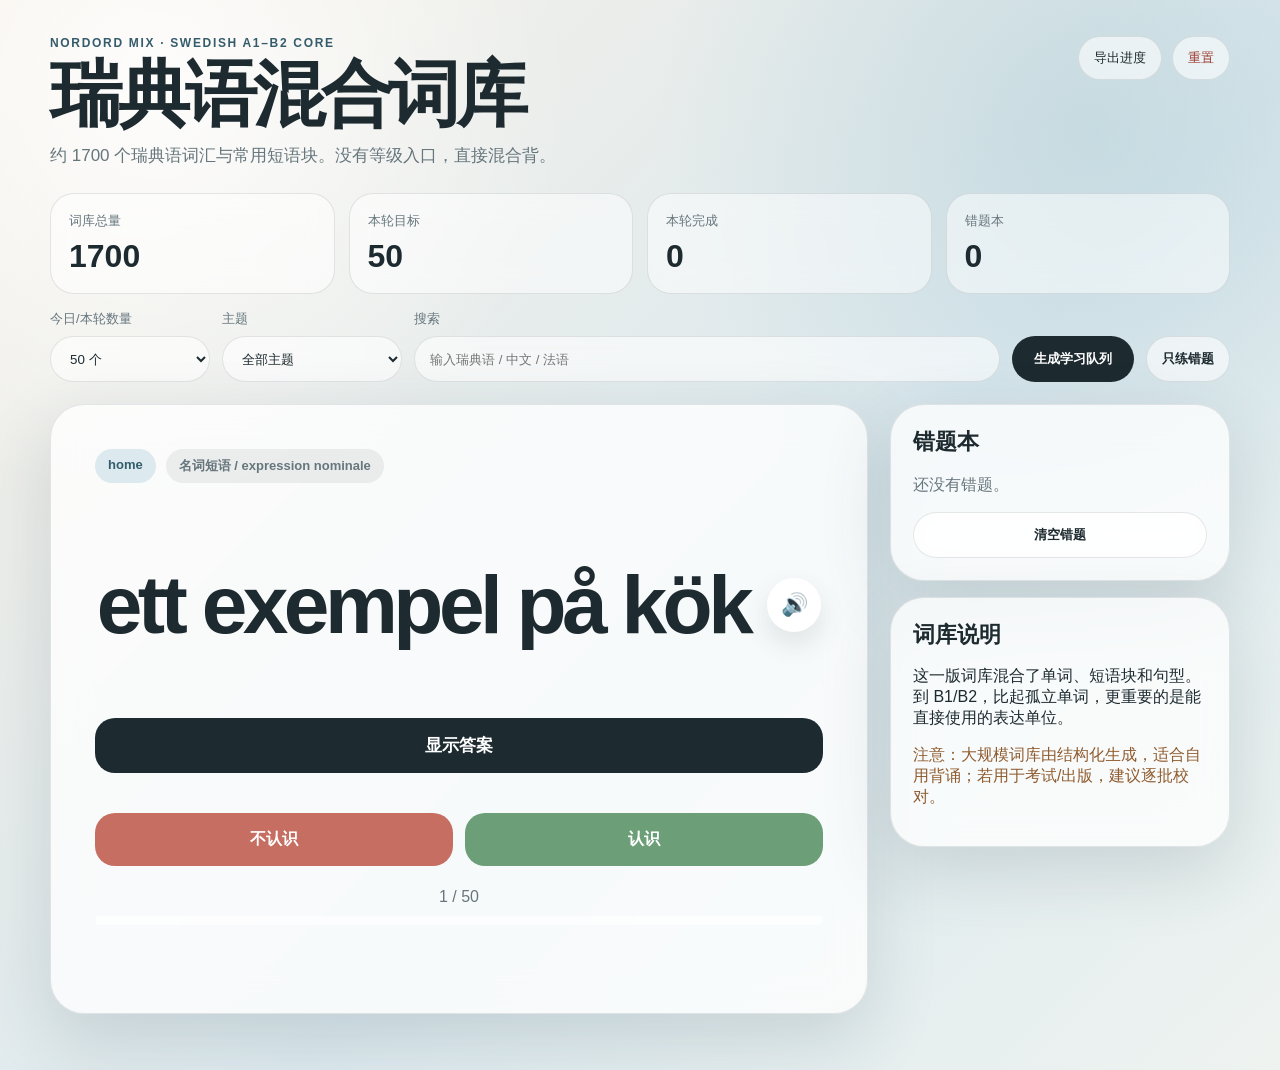
<file: index.html>
<!DOCTYPE html>
<html lang="zh-CN">
<head>
  <meta charset="UTF-8" />
  <meta name="viewport" content="width=device-width, initial-scale=1.0" />
  <title>NordOrd Mix 瑞典语混合词库</title>
  <link rel="stylesheet" href="style.css" />
</head>
<body>
  <main class="app">
    <header class="hero">
      <div>
        <p class="kicker">NordOrd Mix · Swedish A1–B2 Core</p>
        <h1>瑞典语混合词库</h1>
        <p class="subtitle">约 1700 个瑞典语词汇与常用短语块。没有等级入口，直接混合背。</p>
      </div>
      <div class="hero-actions">
        <button id="export-btn" class="soft-btn">导出进度</button>
        <button id="reset-btn" class="soft-btn danger-text">重置</button>
      </div>
    </header>

    <section class="dashboard">
      <article>
        <span>词库总量</span>
        <strong id="total-count">0</strong>
      </article>
      <article>
        <span>本轮目标</span>
        <strong id="session-goal-count">50</strong>
      </article>
      <article>
        <span>本轮完成</span>
        <strong id="done-count">0</strong>
      </article>
      <article>
        <span>错题本</span>
        <strong id="wrong-count">0</strong>
      </article>
    </section>

    <section class="controls">
      <label>
        今日/本轮数量
        <select id="goal-select">
          <option value="20">20 个</option>
          <option value="50" selected>50 个</option>
          <option value="100">100 个</option>
          <option value="200">200 个</option>
          <option value="all">全部</option>
        </select>
      </label>

      <label>
        主题
        <select id="theme-select">
          <option value="all">全部主题</option>
        </select>
      </label>

      <label class="search-label">
        搜索
        <input id="search-input" type="search" placeholder="输入瑞典语 / 中文 / 法语" />
      </label>

      <button id="start-btn" class="main-btn">生成学习队列</button>
      <button id="wrong-practice-btn" class="secondary-btn">只练错题</button>
    </section>

    <section class="layout">
      <article class="card">
        <div class="card-meta">
          <span id="theme-badge" class="badge">theme</span>
          <span id="type-badge" class="badge muted">type</span>
        </div>

        <div class="word-zone">
          <h2 id="word">加载中...</h2>
          <button id="speak-btn" class="sound-btn" title="播放发音">🔊</button>
        </div>

        <button id="show-btn" class="reveal-btn">显示答案</button>

        <div id="answer" class="answer hidden">
          <div class="meaning">
            <p><span>中文</span><strong id="zh"></strong></p>
            <p><span>Français</span><strong id="fr"></strong></p>
          </div>

          <div id="note-box" class="note-box hidden"></div>

          <div id="example-box" class="example-box hidden">
            <p id="ex-sv" class="ex-sv"></p>
            <p id="ex-zh"></p>
            <p id="ex-fr"></p>
          </div>
        </div>

        <div class="buttons">
          <button id="unknown-btn" class="unknown">不认识</button>
          <button id="known-btn" class="known">认识</button>
        </div>

        <div class="progress-row">
          <span id="progress-text">0 / 0</span>
          <div class="bar"><div id="bar-fill"></div></div>
        </div>
      </article>

      <aside class="side-panel">
        <section class="mini-panel">
          <h3>错题本</h3>
          <div id="wrong-list" class="list empty">还没有错题。</div>
          <button id="clear-wrong-btn" class="secondary-btn full">清空错题</button>
        </section>

        <section class="mini-panel">
          <h3>词库说明</h3>
          <p>这一版词库混合了单词、短语块和句型。到 B1/B2，比起孤立单词，更重要的是能直接使用的表达单位。</p>
          <p class="warning">注意：大规模词库由结构化生成，适合自用背诵；若用于考试/出版，建议逐批校对。</p>
        </section>
      </aside>
    </section>
  </main>

  <script src="app.js"></script>
</body>
</html>
</file>
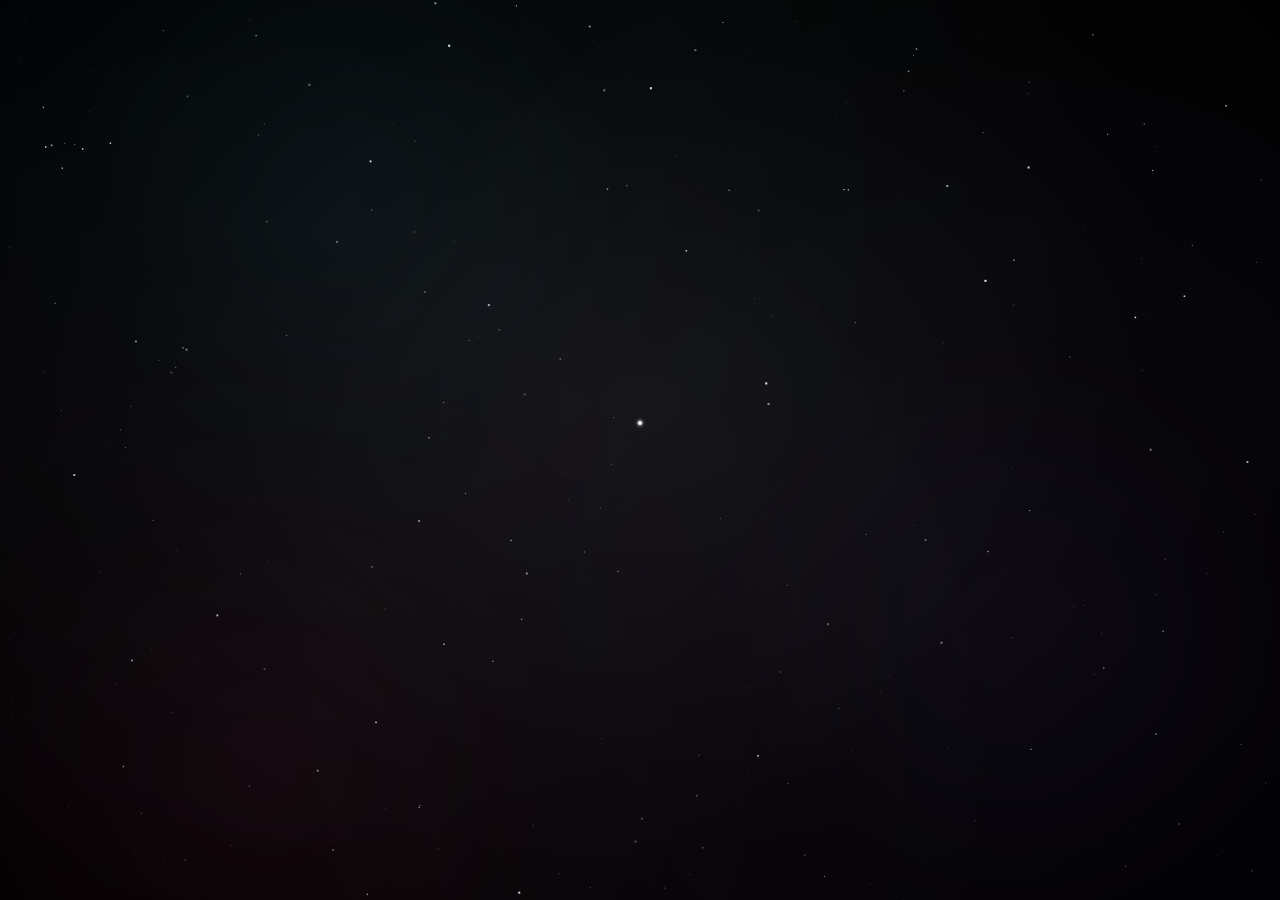
<file: heart/index.html>
<!DOCTYPE html>
<html lang="zh-CN">
<head>
<meta charset="UTF-8">
<!-- 手机适配：宽度=设备宽度，禁止缩放，适配刘海屏 -->
<meta name="viewport" content="width=device-width, initial-scale=1, maximum-scale=1, user-scalable=no, viewport-fit=cover">
<meta name="theme-color" content="#000000">
<title>❤</title>
<style>
  * { margin: 0; padding: 0; box-sizing: border-box; }
  html, body {
    width: 100%; height: 100%; overflow: hidden;
    background: radial-gradient(ellipse at 50% 45%, #111 0%, #050505 55%, #000 100%); /* 黑白夜空 */
    touch-action: none;                    /* 手势全部交给我们自己处理 */
    -webkit-user-select: none; user-select: none;
    -webkit-tap-highlight-color: transparent;
  }
  canvas { position: fixed; inset: 0; width: 100%; height: 100%; display: block; }
</style>
</head>
<body>
<canvas id="c"></canvas>
<script>
/* =====================================================================
 *  流星雨 → 3D 爱心（双击变圣诞树）—— 纯 Canvas 2D，无任何依赖，离线可用
 *
 *  剧情（时间单位：秒）
 *   0 ~ 2.5   黑白星空，中间一颗白色光点在“呼吸”
 *   2.5 ~ 5   两颗彩色流星沿贝塞尔曲线从左上、右上飞向中心
 *   5 ~ 11.5  流星雨落下，每一道雨丝落到爱心表面就“停住”，拼出 3D 爱心
 *   之后      爱心跳动、旋转；背景偶尔放烟花
 *  交互：拖动=旋转(有惯性)；单击=粒子炸开+冲击波+屏幕震动+手机振动；
 *        双击=爱心 ⇄ 圣诞树 变形；第一次触摸开启科幻氛围音乐
 *
 *  用到的数学
 *  1) 爱心曲线（参数方程）：x = 16 sin³t，y = 13cos t − 5cos 2t − 2cos 3t − cos 4t
 *     把这条曲线按 c = √(1−u²) 缩放、再放到深度 z = u·D 上（u∈[−1,1]），
 *     一层层叠起来就成了“鼓起来”的 3D 爱心。
 *  2) 圆锥 + 螺旋（圣诞树）：r = R·h，θ = 2π·圈数·h，x = r cosθ，z = r sinθ
 *  3) 旋转矩阵：绕 Y 轴 a 角   x' = x cos a + z sin a,  z' = −x sin a + z cos a
 *              绕 X 轴 b 角   y'' = y cos b − z' sin b, z'' = y sin b + z' cos b
 *  4) 透视投影：s = F / (F + z'')，屏幕坐标 = 中心 + (x', y'')·s·S  —— 近大远小
 *  5) 二次贝塞尔曲线（流星轨迹）：B(t) = (1−t)²P0 + 2(1−t)t·P1 + t²·P2
 *  6) 线性插值 lerp(a,b,k) = a + (b−a)·k：所有“变形”“飞入”都是它 + 缓动函数
 * ===================================================================== */

const canvas = document.getElementById('c');
const ctx = canvas.getContext('2d');

// ---------- 小工具 ----------
const rand = (a, b) => a + Math.random() * (b - a);
const clamp = (v, a, b) => Math.max(a, Math.min(b, v));
const lerp = (a, b, k) => a + (b - a) * k;
const easeOut = t => 1 - Math.pow(1 - t, 3);
const easeInOut = t => t < 0.5 ? 4 * t * t * t : 1 - Math.pow(-2 * t + 2, 3) / 2;

// ---------- 画布尺寸 & 高清屏 ----------
let W, H, DPR, S, CX, CY;
function resize() {
  DPR = Math.min(window.devicePixelRatio || 1, 2);   // 最多 2 倍：清晰又不卡
  W = innerWidth; H = innerHeight;
  canvas.width = W * DPR; canvas.height = H * DPR;
  ctx.setTransform(DPR, 0, 0, DPR, 0, 0);
  S = Math.min(W * 0.46, H * 0.32);                    // 1 个世界单位 = S 像素
  CX = W / 2; CY = H * 0.47;
  initSky();
}

// ---------- 预渲染发光贴图（比 shadowBlur 快得多） ----------
function makeGlow(rgb, core = 0.18) {
  const s = 64, c = document.createElement('canvas');
  c.width = c.height = s;
  const g = c.getContext('2d');
  const grd = g.createRadialGradient(s / 2, s / 2, 0, s / 2, s / 2, s / 2);
  grd.addColorStop(0, 'rgba(255,255,255,1)');
  grd.addColorStop(core, `rgba(${rgb},1)`);
  grd.addColorStop(0.45, `rgba(${rgb},0.22)`);
  grd.addColorStop(1, 'rgba(0,0,0,0)');
  g.fillStyle = grd; g.fillRect(0, 0, s, s);
  return c;
}
// 爱心主色（粉/玫红/白）+ 彩色点缀（青/紫/金/青柠）
const COLORS = {
  pink: '255,95,175', rose: '255,40,130', light: '255,190,225', white: '255,255,255',
  cyan: '80,230,255', violet: '170,110,255', gold: '255,205,90', lime: '170,255,90',
};
const SPR = {}; for (const k in COLORS) SPR[k] = makeGlow(COLORS[k]);
const ACCENTS = ['cyan', 'violet', 'gold', 'lime', 'pink'];

// 大块柔光（爱心中心的光晕、星云）
function makeBlob(rgb) {
  const s = 256, c = document.createElement('canvas'); c.width = c.height = s;
  const g = c.getContext('2d'), grd = g.createRadialGradient(s/2, s/2, 0, s/2, s/2, s/2);
  grd.addColorStop(0, `rgba(${rgb},1)`); grd.addColorStop(0.4, `rgba(${rgb},0.35)`); grd.addColorStop(1, `rgba(${rgb},0)`);
  g.fillStyle = grd; g.fillRect(0, 0, s, s); return c;
}
const BLOB = { core: makeBlob('255,60,150'), cyan: makeBlob('60,200,255'), violet: makeBlob('140,80,255'), rose: makeBlob('255,60,140') };

// ---------- 粒子：每个粒子同时记住“爱心位置”和“圣诞树位置” ----------
const small = Math.min(innerWidth, innerHeight) < 500;
const NUM = small ? 1900 : 2800;
const D = 0.45;                                    // 爱心厚度
const T_TOP = -1.12, T_H = 2.15, T_R = 0.82;       // 圣诞树：顶部、高度、底半径
const F = 3.2;                                     // 相机距离
const RAIN_START = 5.0, RAIN_END = 11.5, FALL = 0.9; // 流星雨时间 & 每道雨丝下落时长

function heart2D(t) {             // 标准爱心曲线，归一化到宽约 2、上下居中
  const x = 16 * Math.pow(Math.sin(t), 3);
  const y = 13 * Math.cos(t) - 5 * Math.cos(2 * t) - 2 * Math.cos(3 * t) - Math.cos(4 * t);
  return [x / 16, -(y + 2.5) / 16];  // 屏幕 y 向下，所以取负号
}

const parts = [];
for (let i = 0; i < NUM; i++) {
  // —— 爱心目标点 ——
  const t = Math.random() * Math.PI * 2, kind = Math.random();
  let u, k = 1;
  if (kind < 0.55) u = rand(-0.12, 0.12);              // 55%：最外圈轮廓（最亮最密）
  else if (kind < 0.9) u = rand(-1, 1);                // 35%：鼓起来的表面
  else { u = rand(-0.4, 0.4); k = rand(0.15, 0.85); }  // 10%：内部稀疏亮点
  const c = Math.sqrt(1 - u * u) * k;
  const [hx, hy] = heart2D(t);
  const hp = [hx * c + rand(-0.015, 0.015), hy * c + rand(-0.015, 0.015), u * D];

  // —— 圣诞树目标点 ——
  let tp, h;
  if (Math.random() < 0.68) {                          // 树身：圆锥表面附近
    h = Math.sqrt(Math.random());
    const th = Math.random() * Math.PI * 2, r = T_R * h * (0.72 + 0.28 * Math.random());
    tp = [r * Math.cos(th), T_TOP + T_H * h, r * Math.sin(th)];
  } else {                                             // 彩带：两条斜着绕的螺旋
    h = Math.random();
    const th = 2 * Math.PI * 4 * h + (i % 2) * Math.PI, r = T_R * h * 1.12;
    tp = [r * Math.cos(th), T_TOP + T_H * h, r * Math.sin(th)];
  }

  // 颜色：大部分粉色系，约 12% 彩色点缀
  const cr = Math.random();
  const col = cr < 0.12 ? ACCENTS[i % ACCENTS.length] : cr < 0.5 ? 'pink' : cr < 0.72 ? 'rose' : cr < 0.9 ? 'light' : 'white';

  // 点击炸开的方向（随机单位向量 × 随机长度）
  const a = Math.random() * 6.283, b = Math.acos(rand(-1, 1)), e = rand(0.35, 1.1);
  parts.push({
    hp, tp, col, spr: SPR[col],
    size: kind < 0.55 ? rand(8, 15) : rand(5, 11),
    tw: rand(1, 4), ph: rand(0, 6.28), sw: rand(0.6, 1.4),
    land: lerp(RAIN_START + FALL, RAIN_END, Math.pow(Math.random(), 0.8)), // 这个粒子“落地”的时刻
    dx: Math.sin(b) * Math.cos(a) * e, dy: Math.cos(b) * e, dz: Math.sin(b) * Math.sin(a) * e,
  });
}
// 按颜色分组，方便一次性画同色雨丝（减少绘图状态切换）
const COLOR_KEYS = Object.keys(COLORS);

// ---------- 背景：黑白星空、星云、装饰雨丝 ----------
let stars = [], wisps = [], deco = [];
function initSky() {
  stars = Array.from({ length: small ? 220 : 360 }, () => ({
    x: Math.random() * W, y: Math.random() * H, r: Math.pow(Math.random(), 3) * 1.8 + 0.3,
    g: Math.floor(rand(150, 255)), tw: rand(0.4, 2.5), ph: rand(0, 6.28), z: rand(0.2, 1),
  }));
  wisps = [['cyan', 0.25, 0.22], ['violet', 0.78, 0.7], ['rose', 0.2, 0.85]].map(([k, x, y]) => ({
    img: BLOB[k], x: x * W, y: y * H, r: Math.max(W, H) * 0.55, ph: rand(0, 6.28),
  }));
}
function newDeco() {   // 纯装饰的雨丝（白/灰），从屏幕顶部一直落到底
  return { x: Math.random() * W, y: rand(-H * 0.6, -20), v: rand(900, 1500), len: rand(40, 120), g: Math.floor(rand(140, 255)) };
}

// ---------- 状态 ----------
let time = 0, last = performance.now();
let rotY = 0, rotVel = 0.18, tilt = 0.12;
let morph = 0, morphTarget = 0, morphFrom = 0, morphStart = -10; // 0=爱心 1=树
let burstAt = -10, shake = 0;
let sparks = [], waves = [], fireworks = [], meteorsBg = [];
window.__t = () => time;                         // 方便自动化测试读取时间

// ---------- 交互 ----------
let dragging = false, lastX = 0, lastY = 0, moved = 0, downT = 0, lastTap = { t: -10, x: 0, y: 0 };
canvas.addEventListener('pointerdown', e => {
  dragging = true; lastX = e.clientX; lastY = e.clientY; moved = 0; downT = time;
  startMusic();                                  // 浏览器规定：必须用户触摸后才能出声
});
addEventListener('pointermove', e => {
  if (!dragging) return;
  const dx = e.clientX - lastX, dy = e.clientY - lastY;
  moved += Math.abs(dx) + Math.abs(dy);
  rotY += dx * 0.008; rotVel = dx * 0.5;         // 手指速度 → 角速度，松手后有惯性
  tilt = clamp(tilt + dy * 0.003, -0.5, 0.6);
  lastX = e.clientX; lastY = e.clientY;
});
addEventListener('pointerup', e => {
  if (dragging && moved < 10 && time - downT < 0.4) {
    const dbl = time - lastTap.t < 0.32 && Math.hypot(e.clientX - lastTap.x, e.clientY - lastTap.y) < 60;
    if (dbl && time > RAIN_END) {               // 双击：爱心 ⇄ 圣诞树
      morphFrom = morph; morphTarget = morphTarget ? 0 : 1; morphStart = time; lastTap.t = -10;
      playWhoosh();
    } else {
      tap(e.clientX, e.clientY); lastTap = { t: time, x: e.clientX, y: e.clientY };
    }
  }
  dragging = false;
});
function tap(x, y) {
  burstAt = time; shake = 14;
  const hue = ACCENTS[Math.floor(Math.random() * ACCENTS.length)];
  waves.push({ x, y, r: 0, life: 1, col: COLORS[hue] }, { x, y, r: 0, life: 1.25, col: '255,255,255' });
  for (let i = 0; i < 70; i++) {
    const a = Math.random() * 6.283, v = rand(80, 380);
    sparks.push({ x, y, vx: Math.cos(a) * v, vy: Math.sin(a) * v, life: 1, spr: SPR[ACCENTS[i % 5]], r: rand(5, 11) });
  }
  if (navigator.vibrate) navigator.vibrate(35);
  playZap();
}

// ---------- 树顶五角星 ----------
function drawStar(x, y, R, rot, alpha) {
  ctx.save(); ctx.translate(x, y); ctx.rotate(rot); ctx.globalAlpha = alpha;
  ctx.drawImage(SPR.gold, -R * 3.5, -R * 3.5, R * 7, R * 7);
  ctx.beginPath();
  for (let i = 0; i < 10; i++) {
    const r = i % 2 ? R * 0.45 : R, a = -Math.PI / 2 + i * Math.PI / 5;
    ctx.lineTo(Math.cos(a) * r, Math.sin(a) * r);
  }
  ctx.closePath(); ctx.fillStyle = '#fff6d8'; ctx.fill();
  ctx.restore();
}

// ---------- 开场两颗流星：二次贝塞尔曲线 ----------
function bez(p0, p1, p2, t) {
  const m = 1 - t;
  return [m * m * p0[0] + 2 * m * t * p1[0] + t * t * p2[0], m * m * p0[1] + 2 * m * t * p1[1] + t * t * p2[1]];
}
function introMeteor(side, t, col) {          // t: 0→1 飞行进度
  const p0 = [side < 0 ? -0.1 * W : 1.1 * W, 0.04 * H];
  const p1 = [side < 0 ? 0.15 * W : 0.85 * W, 0.42 * H];
  const p2 = [CX, CY];
  const N = 26;                                // 尾巴 = 往前若干个时刻的位置连起来
  for (let i = N; i >= 0; i--) {
    const tt = t - i * 0.012; if (tt < 0) continue;
    const [x, y] = bez(p0, p1, p2, tt), f = 1 - i / N;
    ctx.globalAlpha = f * 0.8;
    const s = 4 + 14 * f;
    ctx.drawImage(SPR[col], x - s / 2, y - s / 2, s, s);
  }
  const [x, y] = bez(p0, p1, p2, t);
  ctx.globalAlpha = 1; ctx.drawImage(SPR.white, x - 14, y - 14, 28, 28);
}

// ---------- 主循环 ----------
const P = [0, 0, 0];
let quality = 1, fAcc = 0, fN = 0;
function frame(now) {
  const dt = Math.min((now - last) / 1000, 0.05); last = now; time += dt;
  if (time > 13 && time < 17) { fAcc += dt; fN++; }          // 自适应：太卡就少画一半
  if (fN === 150 && fAcc / fN > 0.024) quality = 2;

  if (!dragging) { rotVel += (0.3 - rotVel) * dt * 0.7; rotY += rotVel * dt; }
  const ca = Math.cos(rotY), sa = Math.sin(rotY), cb = Math.cos(tilt), sb = Math.sin(tilt);

  // 变形进度（3.5 秒） & 爆炸强度曲线（0.3 秒冲出去，1.8 秒缓缓收回）
  const mk = clamp((time - morphStart) / 3.5, 0, 1);
  morph = lerp(morphFrom, morphTarget, easeInOut(mk));
  const swirl = Math.sin(Math.PI * easeInOut(mk)) * (morphFrom !== morphTarget ? 1 : 0); // 变形中途的龙卷风强度
  const bt = time - burstAt;
  const boom = bt < 0.3 ? easeOut(bt / 0.3) : bt < 2.1 ? 1 - easeInOut((bt - 0.3) / 1.8) : 0;
  // 心跳：一秒多跳一下，用 sin 的高次方做出“咚”的尖峰
  const beat = Math.pow(Math.abs(Math.sin(time * 2.6)), 14);
  const pulse = 1 + 0.055 * beat * (1 - morph) * (time > RAIN_END ? 1 : 0);

  // 屏幕震动
  shake *= Math.pow(0.02, dt);
  ctx.setTransform(DPR, 0, 0, DPR, 0, 0);
  ctx.clearRect(0, 0, W, H);
  if (shake > 0.3) ctx.translate(rand(-shake, shake), rand(-shake, shake));
  ctx.globalCompositeOperation = 'lighter';     // 叠加混合 → 发光

  // 1. 星云薄雾（很淡的彩色）
  for (const w of wisps) {
    ctx.globalAlpha = 0.05 + 0.025 * Math.sin(time * 0.3 + w.ph);
    const r = w.r * (1 + 0.05 * Math.sin(time * 0.2 + w.ph));
    ctx.drawImage(w.img, w.x - r + Math.sin(time * 0.1 + w.ph) * 30, w.y - r, r * 2, r * 2);
  }
  // 2. 黑白星星（闪烁 + 随旋转轻微视差）
  for (const s of stars) {
    ctx.globalAlpha = 0.3 + 0.7 * Math.abs(Math.sin(time * s.tw + s.ph));
    ctx.fillStyle = `rgb(${s.g},${s.g},${s.g})`;
    let x = (s.x + rotY * 12 * s.z) % W; if (x < 0) x += W;
    ctx.fillRect(x, s.y, s.r, s.r);
  }
  // 3. 偶尔的白色流星（爱心出现后）
  if (time > RAIN_END && Math.random() < dt * 0.2) meteorsBg.push({ x: rand(0.3 * W, 1.2 * W), y: rand(0, 0.3 * H), life: 1 });
  ctx.lineWidth = 1.2;
  for (const m of meteorsBg) {
    m.x -= 480 * dt; m.y += 260 * dt; m.life -= dt * 1.2;
    ctx.globalAlpha = Math.max(m.life, 0); ctx.strokeStyle = '#ddd';
    ctx.beginPath(); ctx.moveTo(m.x, m.y); ctx.lineTo(m.x + 80, m.y - 43); ctx.stroke();
  }
  meteorsBg = meteorsBg.filter(m => m.life > 0);

  // 4. 背景烟花
  updateFireworks(dt);

  // 5. 开场：中心呼吸光点 + 两颗彩色流星
  if (time < RAIN_START + 1.5) {
    const a = time < 0.8 ? time / 0.8 : time > RAIN_START ? 1 - (time - RAIN_START) / 1.5 : 1;
    const flash = time > 4.8 && time < 5.6 ? 1 - Math.abs(time - 5.0) / 0.6 : 0; // 两颗流星相撞的闪光
    const r = 10 + 4 * Math.sin(time * 3) + flash * 60;
    ctx.globalAlpha = clamp(a, 0, 1);
    ctx.drawImage(SPR.white, CX - r, CY - r, r * 2, r * 2);
    if (flash > 0) { ctx.globalAlpha = flash * 0.5; ctx.drawImage(BLOB.violet, CX - 160, CY - 160, 320, 320); }
  }
  if (time > 2.5 && time < 5.0) {
    const t = easeInOut((time - 2.5) / 2.5);
    introMeteor(-1, t, 'cyan'); introMeteor(1, t, 'rose');
  }

  // 6. 爱心中心的光晕（随心跳）
  const formed = clamp((time - RAIN_START - 1) / (RAIN_END - RAIN_START), 0, 1);
  if (formed > 0) {
    const r = S * 1.1 * pulse;
    ctx.globalAlpha = (0.32 + 0.2 * beat) * formed * (1 - morph);
    ctx.drawImage(BLOB.core, CX - r, CY - r * 0.95, r * 2, r * 2);
  }

  // 7. 主角：粒子
  const paths = {};                                  // 正在下落的雨丝，按颜色收集
  const step = quality;
  for (let i = 0; i < parts.length; i += step) {
    const p = parts[i];
    if (time < p.land - FALL) continue;             // 还没开始下落
    // 当前目标 = 爱心和树之间插值
    let x = lerp(p.hp[0], p.tp[0], morph) * pulse;
    let y = lerp(p.hp[1], p.tp[1], morph) * pulse;
    let z = lerp(p.hp[2], p.tp[2], morph) * pulse;
    // 变形途中：绕 Y 轴额外转一圈半 + 向外扩散 → 龙卷风
    if (swirl > 0) {
      const ang = swirl * 4.5 * p.sw, c = Math.cos(ang), s = Math.sin(ang), ex = 1 + 0.7 * swirl * p.sw;
      const nx = (x * c + z * s) * ex, nz = (-x * s + z * c) * ex;
      x = nx; z = nz; y += Math.sin(p.ph + time * 3) * 0.15 * swirl;
    }
    // 点击炸开
    if (boom > 0) { x += p.dx * boom; y += p.dy * boom; z += p.dz * boom; }
    // 流星雨：还在下落的粒子在目标点正上方 fall 个单位处
    const fallK = clamp((time - (p.land - FALL)) / FALL, 0, 1);
    const fall = (1 - fallK * fallK) * 3.6;          // 加速下落（像重力）
    const yTop = y - fall;

    // 旋转 + 透视投影
    const x1 = x * ca + z * sa, z1 = -x * sa + z * ca;
    const y2 = yTop * cb - z1 * sb, z2 = yTop * sb + z1 * cb;
    const s = F / (F + z2); if (s <= 0) continue;
    const px = CX + x1 * S * s, py = CY + y2 * S * s;

    if (fall > 0.001) {                              // 还在落：画雨丝（头+尾巴）
      const tail = 0.25 + 0.6 * fallK;
      (paths[p.col] ||= []).push(px, py, py - tail * S * s);
      ctx.globalAlpha = 0.9;
      ctx.drawImage(p.spr, px - 4, py - 4, 8, 8);
      continue;
    }
    const depth = clamp(1.1 - (z2 + 1) * 0.3, 0.3, 1);
    const tw = 0.7 + 0.3 * Math.sin(time * p.tw + p.ph);
    const landFlash = time - p.land < 0.35 ? 1 + 2.5 * (1 - (time - p.land) / 0.35) : 1;
    ctx.globalAlpha = depth * tw;
    const sz = p.size * s * (S / 165) * landFlash;
    ctx.drawImage(p.spr, px - sz / 2, py - sz / 2, sz, sz);
  }
  // 一次性画出所有同色雨丝
  ctx.lineWidth = 1;
  for (const k in paths) {
    const a = paths[k]; ctx.strokeStyle = `rgb(${COLORS[k]})`; ctx.globalAlpha = 0.45;
    ctx.beginPath();
    for (let j = 0; j < a.length; j += 3) { ctx.moveTo(a[j], a[j + 1]); ctx.lineTo(a[j], a[j + 2]); }
    ctx.stroke();
  }
  // 装饰雨丝：只在流星雨阶段出现
  if (time > RAIN_START && time < RAIN_END - 0.8 && deco.length < (small ? 50 : 80)) deco.push(newDeco());
  for (const d of deco) {
    d.y += d.v * dt;
    ctx.globalAlpha = 0.35; ctx.strokeStyle = `rgb(${d.g},${d.g},${d.g})`;
    ctx.beginPath(); ctx.moveTo(d.x, d.y); ctx.lineTo(d.x, d.y - d.len); ctx.stroke();
  }
  deco = deco.filter(d => d.y - d.len < H);

  // 8. 树顶星星（变成树时出现）
  if (morph > 0.4) {
    const ty = T_TOP - 0.08 - boom * 0.2;
    const y2 = ty * cb, s = F / (F + ty * sb);
    drawStar(CX, CY + y2 * S * s, S * 0.1 * (1 + 0.08 * Math.sin(time * 3)), Math.sin(time * 0.8) * 0.3, (morph - 0.4) / 0.6);
  }

  // 9. 点击特效：冲击波圆环 + 彩色火花
  for (const w of waves) {
    w.r += 700 * dt; w.life -= dt * 1.3;
    ctx.globalAlpha = Math.max(w.life, 0) * 0.8; ctx.strokeStyle = `rgb(${w.col})`; ctx.lineWidth = 3 * Math.max(w.life, 0) + 0.5;
    ctx.beginPath(); ctx.arc(w.x, w.y, w.r * (w.col === '255,255,255' ? 0.7 : 1), 0, 6.283); ctx.stroke();
  }
  waves = waves.filter(w => w.life > 0);
  for (const sp of sparks) {
    sp.x += sp.vx * dt; sp.y += sp.vy * dt; sp.vy += 200 * dt; sp.vx *= 0.97; sp.life -= dt * 0.9;
    ctx.globalAlpha = Math.max(sp.life, 0);
    ctx.drawImage(sp.spr, sp.x - sp.r / 2, sp.y - sp.r / 2, sp.r, sp.r);
  }
  sparks = sparks.filter(sp => sp.life > 0);

  ctx.globalAlpha = 1; ctx.globalCompositeOperation = 'source-over';
  requestAnimationFrame(frame);
}

// ---------- 烟花：先升空，再炸成一圈彩色粒子（受重力下落） ----------
let nextFw = RAIN_END + 1.5;
function updateFireworks(dt) {
  if (time > nextFw) {
    nextFw = time + rand(1.8, 4);
    fireworks.push({ x: rand(0.12, 0.88) * W, y: H + 10, ty: rand(0.08, 0.3) * H, vy: -rand(650, 850), col: ACCENTS[Math.floor(Math.random() * 5)], bits: null });
  }
  for (const f of fireworks) {
    if (!f.bits) {                              // 升空阶段
      f.y += f.vy * dt; f.vy += 300 * dt;
      ctx.globalAlpha = 0.8; ctx.drawImage(SPR[f.col], f.x - 4, f.y - 4, 8, 8);
      if (f.y <= f.ty || f.vy > -60) {
        f.bits = Array.from({ length: small ? 55 : 80 }, (_, i) => {
          const a = Math.random() * 6.283, v = rand(60, 230);
          return { x: f.x, y: f.y, vx: Math.cos(a) * v, vy: Math.sin(a) * v, spr: Math.random() < 0.25 ? SPR.white : SPR[f.col] };
        });
        f.life = 1;
      }
    } else {                                    // 爆炸阶段
      f.life -= dt * 0.55;
      for (const b of f.bits) {
        b.x += b.vx * dt; b.y += b.vy * dt; b.vx *= 0.985; b.vy = b.vy * 0.985 + 60 * dt;
        ctx.globalAlpha = Math.max(f.life, 0) * 0.8;
        ctx.drawImage(b.spr, b.x - 6, b.y - 6, 12, 12);
      }
    }
  }
  fireworks = fireworks.filter(f => !f.bits || f.life > 0);
}

/* =====================================================================
 *  科幻氛围音乐：全部用 Web Audio 现场合成（不需要音频文件）
 *  - 铺底 Pad：每个和弦 3 个音 × 2 个微微走音的锯齿波 → 低通滤波器（被慢速 LFO 扫动）
 *  - 琶音：三角波“滴滴”声，送进回声(延迟+反馈)，空间感
 *  - 低音：正弦波
 *  和弦进行 Am – F – C – G，每个和弦 8 秒
 * ===================================================================== */
let AC = null, master, echo, padFilter, musicTimer, nextChord = 0, chordIdx = 0, nextArp = 0;
const midi = n => 440 * Math.pow(2, (n - 69) / 12);
const CHORDS = [[57, 60, 64], [53, 57, 60], [48, 52, 55], [55, 59, 62]]; // Am F C G
const CHORD_LEN = 8;
function startMusic() {
  if (AC) { if (AC.state === 'suspended') AC.resume(); return; }
  AC = new (window.AudioContext || window.webkitAudioContext)();
  master = AC.createGain(); master.gain.value = 0.0001;
  master.gain.exponentialRampToValueAtTime(0.8, AC.currentTime + 3);   // 3 秒淡入
  const comp = AC.createDynamicsCompressor(); master.connect(comp).connect(AC.destination);
  // 回声：delay → 低通 → 反馈回 delay
  echo = AC.createDelay(2); echo.delayTime.value = 0.375;
  const fb = AC.createGain(); fb.gain.value = 0.45;
  const eLp = AC.createBiquadFilter(); eLp.type = 'lowpass'; eLp.frequency.value = 2500;
  echo.connect(eLp).connect(fb).connect(echo); eLp.connect(master);
  // Pad 用的滤波器 + LFO（让音色像在“呼吸”）
  padFilter = AC.createBiquadFilter(); padFilter.type = 'lowpass'; padFilter.frequency.value = 900; padFilter.Q.value = 6;
  const lfo = AC.createOscillator(), lfoG = AC.createGain();
  lfo.frequency.value = 0.08; lfoG.gain.value = 600; lfo.connect(lfoG).connect(padFilter.frequency); lfo.start();
  padFilter.connect(master);
  nextChord = nextArp = AC.currentTime + 0.1;
  musicTimer = setInterval(scheduleMusic, 100);
}
function scheduleMusic() {
  const now = AC.currentTime;
  while (nextChord < now + 0.5) {                 // 排下一个和弦
    const ch = CHORDS[chordIdx % 4], t = nextChord;
    for (const n of ch) for (const det of [-7, 7]) {
      const o = AC.createOscillator(), g = AC.createGain();
      o.type = 'sawtooth'; o.frequency.value = midi(n); o.detune.value = det;
      g.gain.setValueAtTime(0.0001, t);
      g.gain.linearRampToValueAtTime(0.035, t + 2.5);
      g.gain.setValueAtTime(0.035, t + CHORD_LEN - 1);
      g.gain.linearRampToValueAtTime(0.0001, t + CHORD_LEN + 1.5);
      o.connect(g).connect(padFilter); o.start(t); o.stop(t + CHORD_LEN + 1.6);
    }
    const b = AC.createOscillator(), bg = AC.createGain();   // 低音
    b.type = 'sine'; b.frequency.value = midi(ch[0] - 24);
    bg.gain.setValueAtTime(0.0001, t); bg.gain.linearRampToValueAtTime(0.18, t + 1.5);
    bg.gain.linearRampToValueAtTime(0.0001, t + CHORD_LEN + 0.5);
    b.connect(bg).connect(master); b.start(t); b.stop(t + CHORD_LEN + 0.6);
    nextChord += CHORD_LEN; chordIdx++;
  }
  while (nextArp < now + 0.5) {                   // 排琶音（八分音符，偶尔休止）
    const ch = CHORDS[Math.floor((nextArp - (nextChord - CHORD_LEN * chordIdx)) / CHORD_LEN) % 4] || CHORDS[0];
    if (Math.random() < 0.7) {
      const n = ch[Math.floor(Math.random() * 3)] + 12 * (1 + Math.floor(Math.random() * 2));
      pluck(midi(n), nextArp, 0.05);
    }
    nextArp += 0.25;
  }
}
function pluck(freq, t, vol) {
  const o = AC.createOscillator(), g = AC.createGain();
  o.type = 'triangle'; o.frequency.value = freq;
  g.gain.setValueAtTime(0.0001, t); g.gain.exponentialRampToValueAtTime(vol, t + 0.01);
  g.gain.exponentialRampToValueAtTime(0.0001, t + 0.6);
  o.connect(g); g.connect(master); g.connect(echo);
  o.start(t); o.stop(t + 0.65);
}
function playZap() {                              // 点击音效：频率从高往低“咻——”
  if (!AC) return;
  const t = AC.currentTime, o = AC.createOscillator(), g = AC.createGain();
  o.type = 'sine'; o.frequency.setValueAtTime(1400, t); o.frequency.exponentialRampToValueAtTime(70, t + 0.35);
  g.gain.setValueAtTime(0.25, t); g.gain.exponentialRampToValueAtTime(0.0001, t + 0.4);
  o.connect(g); g.connect(master); g.connect(echo); o.start(t); o.stop(t + 0.42);
}
function playWhoosh() {                           // 变形音效：频率由低往高“嗡——”
  if (!AC) return;
  const t = AC.currentTime, o = AC.createOscillator(), g = AC.createGain(), f = AC.createBiquadFilter();
  o.type = 'sawtooth'; o.frequency.setValueAtTime(80, t); o.frequency.exponentialRampToValueAtTime(600, t + 2.5);
  f.type = 'lowpass'; f.frequency.setValueAtTime(300, t); f.frequency.exponentialRampToValueAtTime(3000, t + 2.5);
  g.gain.setValueAtTime(0.0001, t); g.gain.linearRampToValueAtTime(0.08, t + 1.5); g.gain.linearRampToValueAtTime(0.0001, t + 3);
  o.connect(f).connect(g); g.connect(master); g.connect(echo); o.start(t); o.stop(t + 3.1);
}
document.addEventListener('visibilitychange', () => {   // 切到后台时静音
  if (AC) document.hidden ? AC.suspend() : AC.resume();
});

addEventListener('resize', resize);
resize();
requestAnimationFrame(frame);
</script>
</body>
</html>
</file>
<file: style.css>
* { box-sizing: border-box; }

:root {
  --ink: #1d2a2f;
  --muted: #66767d;
  --paper: rgba(255,255,255,.76);
  --paper-strong: rgba(255,255,255,.92);
  --line: rgba(29,42,47,.11);
  --blue: #7da0ad;
  --blue-dark: #355c6b;
  --cream: #f5efe4;
  --green: #6c9f78;
  --red: #c76e62;
  --shadow: 0 24px 70px rgba(45,70,78,.16);
}

body {
  margin: 0;
  min-height: 100vh;
  font-family: Inter, ui-sans-serif, Arial, "Microsoft YaHei", sans-serif;
  color: var(--ink);
  background:
    radial-gradient(circle at 12% 8%, rgba(255,255,255,.85), transparent 28%),
    radial-gradient(circle at 85% 12%, rgba(153,190,202,.35), transparent 30%),
    linear-gradient(135deg, #f7f1e8, #dce9ee 58%, #eef3f0);
}

button, input, select {
  font-family: inherit;
}

button {
  border: none;
  cursor: pointer;
  transition: .18s ease;
}

button:hover { transform: translateY(-1px); }

.app {
  width: min(1180px, calc(100% - 28px));
  margin: 0 auto;
  padding: 36px 0 56px;
}

.hero {
  display: flex;
  justify-content: space-between;
  gap: 24px;
  align-items: flex-start;
  margin-bottom: 22px;
}

.kicker {
  margin: 0 0 10px;
  color: var(--blue-dark);
  text-transform: uppercase;
  letter-spacing: .14em;
  font-size: 12px;
  font-weight: 800;
}

h1 {
  margin: 0;
  font-size: clamp(36px, 7vw, 72px);
  letter-spacing: -.06em;
  line-height: .95;
}

.subtitle {
  max-width: 660px;
  margin: 14px 0 0;
  color: var(--muted);
  font-size: 17px;
  line-height: 1.7;
}

.hero-actions {
  display: flex;
  gap: 10px;
}

.soft-btn, .secondary-btn, select, input {
  border: 1px solid var(--line);
  background: rgba(255,255,255,.6);
  backdrop-filter: blur(14px);
  border-radius: 999px;
  padding: 12px 15px;
  color: var(--ink);
}

.danger-text { color: #9c3e34; }

.dashboard {
  display: grid;
  grid-template-columns: repeat(4, 1fr);
  gap: 14px;
  margin-bottom: 16px;
}

.dashboard article {
  background: rgba(255,255,255,.5);
  border: 1px solid var(--line);
  border-radius: 24px;
  padding: 18px;
  backdrop-filter: blur(14px);
}

.dashboard span {
  display: block;
  color: var(--muted);
  font-size: 13px;
  margin-bottom: 8px;
}

.dashboard strong {
  font-size: 32px;
}

.controls {
  display: grid;
  grid-template-columns: 160px 180px minmax(220px, 1fr) auto auto;
  gap: 12px;
  align-items: end;
  margin-bottom: 22px;
}

label {
  color: var(--muted);
  font-size: 13px;
  display: grid;
  gap: 8px;
}

select, input {
  width: 100%;
  outline: none;
  height: 46px;
}

.main-btn {
  height: 46px;
  border-radius: 999px;
  padding: 0 22px;
  background: var(--ink);
  color: white;
  font-weight: 800;
}

.secondary-btn {
  height: 46px;
  font-weight: 800;
}

.layout {
  display: grid;
  grid-template-columns: minmax(0, 1fr) 340px;
  gap: 22px;
  align-items: start;
}

.card, .side-panel .mini-panel {
  background: var(--paper);
  border: 1px solid var(--line);
  border-radius: 34px;
  box-shadow: var(--shadow);
  backdrop-filter: blur(18px);
}

.card {
  min-height: 610px;
  padding: clamp(22px, 4vw, 44px);
}

.card-meta {
  display: flex;
  gap: 10px;
  margin-bottom: 34px;
  flex-wrap: wrap;
}

.badge {
  padding: 8px 13px;
  border-radius: 999px;
  font-size: 13px;
  font-weight: 800;
  background: #dce9ef;
  color: var(--blue-dark);
}

.badge.muted {
  background: rgba(29,42,47,.07);
  color: var(--muted);
}

.word-zone {
  min-height: 175px;
  display: flex;
  justify-content: center;
  align-items: center;
  gap: 18px;
}

h2 {
  margin: 0;
  font-size: clamp(42px, 7.5vw, 82px);
  letter-spacing: -.055em;
  line-height: 1.05;
  text-align: center;
}

.sound-btn {
  width: 54px;
  height: 54px;
  border-radius: 50%;
  background: white;
  box-shadow: 0 12px 26px rgba(45,70,78,.13);
  font-size: 22px;
  flex: 0 0 auto;
}

.reveal-btn {
  width: 100%;
  margin: 26px 0 18px;
  padding: 16px;
  border-radius: 20px;
  color: white;
  background: var(--ink);
  font-size: 17px;
  font-weight: 850;
}

.hidden { display: none !important; }

.answer {
  animation: show .22s ease;
}

@keyframes show {
  from { opacity: 0; transform: translateY(7px); }
  to { opacity: 1; transform: translateY(0); }
}

.meaning {
  display: grid;
  grid-template-columns: 1fr 1fr;
  gap: 12px;
}

.meaning p, .note-box, .example-box {
  margin: 0;
  border: 1px solid var(--line);
  background: rgba(255,255,255,.62);
  border-radius: 22px;
  padding: 17px;
}

.meaning span {
  display: block;
  font-size: 13px;
  color: var(--muted);
  margin-bottom: 7px;
}

.meaning strong {
  font-size: 21px;
}

.note-box, .example-box {
  margin-top: 12px;
  color: var(--muted);
  line-height: 1.7;
}

.ex-sv {
  color: var(--ink);
  font-weight: 850;
  font-size: 18px;
}

.buttons {
  display: grid;
  grid-template-columns: 1fr 1fr;
  gap: 12px;
  margin-top: 22px;
}

.unknown, .known {
  border-radius: 20px;
  padding: 16px;
  color: white;
  font-size: 16px;
  font-weight: 850;
}

.unknown { background: var(--red); }
.known { background: var(--green); }

.progress-row {
  margin-top: 22px;
  color: var(--muted);
  display: grid;
  gap: 10px;
  text-align: center;
}

.bar {
  height: 9px;
  background: rgba(255,255,255,.62);
  border-radius: 999px;
  overflow: hidden;
}

#bar-fill {
  height: 100%;
  width: 0%;
  background: var(--blue-dark);
  border-radius: inherit;
  transition: width .2s ease;
}

.side-panel {
  display: grid;
  gap: 16px;
}

.mini-panel {
  padding: 22px;
}

.mini-panel h3 {
  margin: 0 0 14px;
  font-size: 22px;
}

.list {
  display: grid;
  gap: 10px;
  max-height: 360px;
  overflow: auto;
  margin-bottom: 14px;
}

.empty {
  color: var(--muted);
  line-height: 1.7;
}

.wrong-item {
  padding: 13px 14px;
  border-radius: 16px;
  background: rgba(255,255,255,.58);
  border: 1px solid var(--line);
}

.wrong-item strong {
  display: block;
  margin-bottom: 4px;
}

.wrong-item span {
  color: var(--muted);
  font-size: 14px;
}

.full { width: 100%; }

.warning {
  color: #8f5b2e;
}

@media (max-width: 920px) {
  .hero {
    flex-direction: column;
  }

  .dashboard {
    grid-template-columns: repeat(2, 1fr);
  }

  .controls {
    grid-template-columns: 1fr;
  }

  .layout {
    grid-template-columns: 1fr;
  }

  .meaning {
    grid-template-columns: 1fr;
  }

  .word-zone {
    flex-direction: column;
  }

  .buttons {
    grid-template-columns: 1fr;
  }
}
</file>
